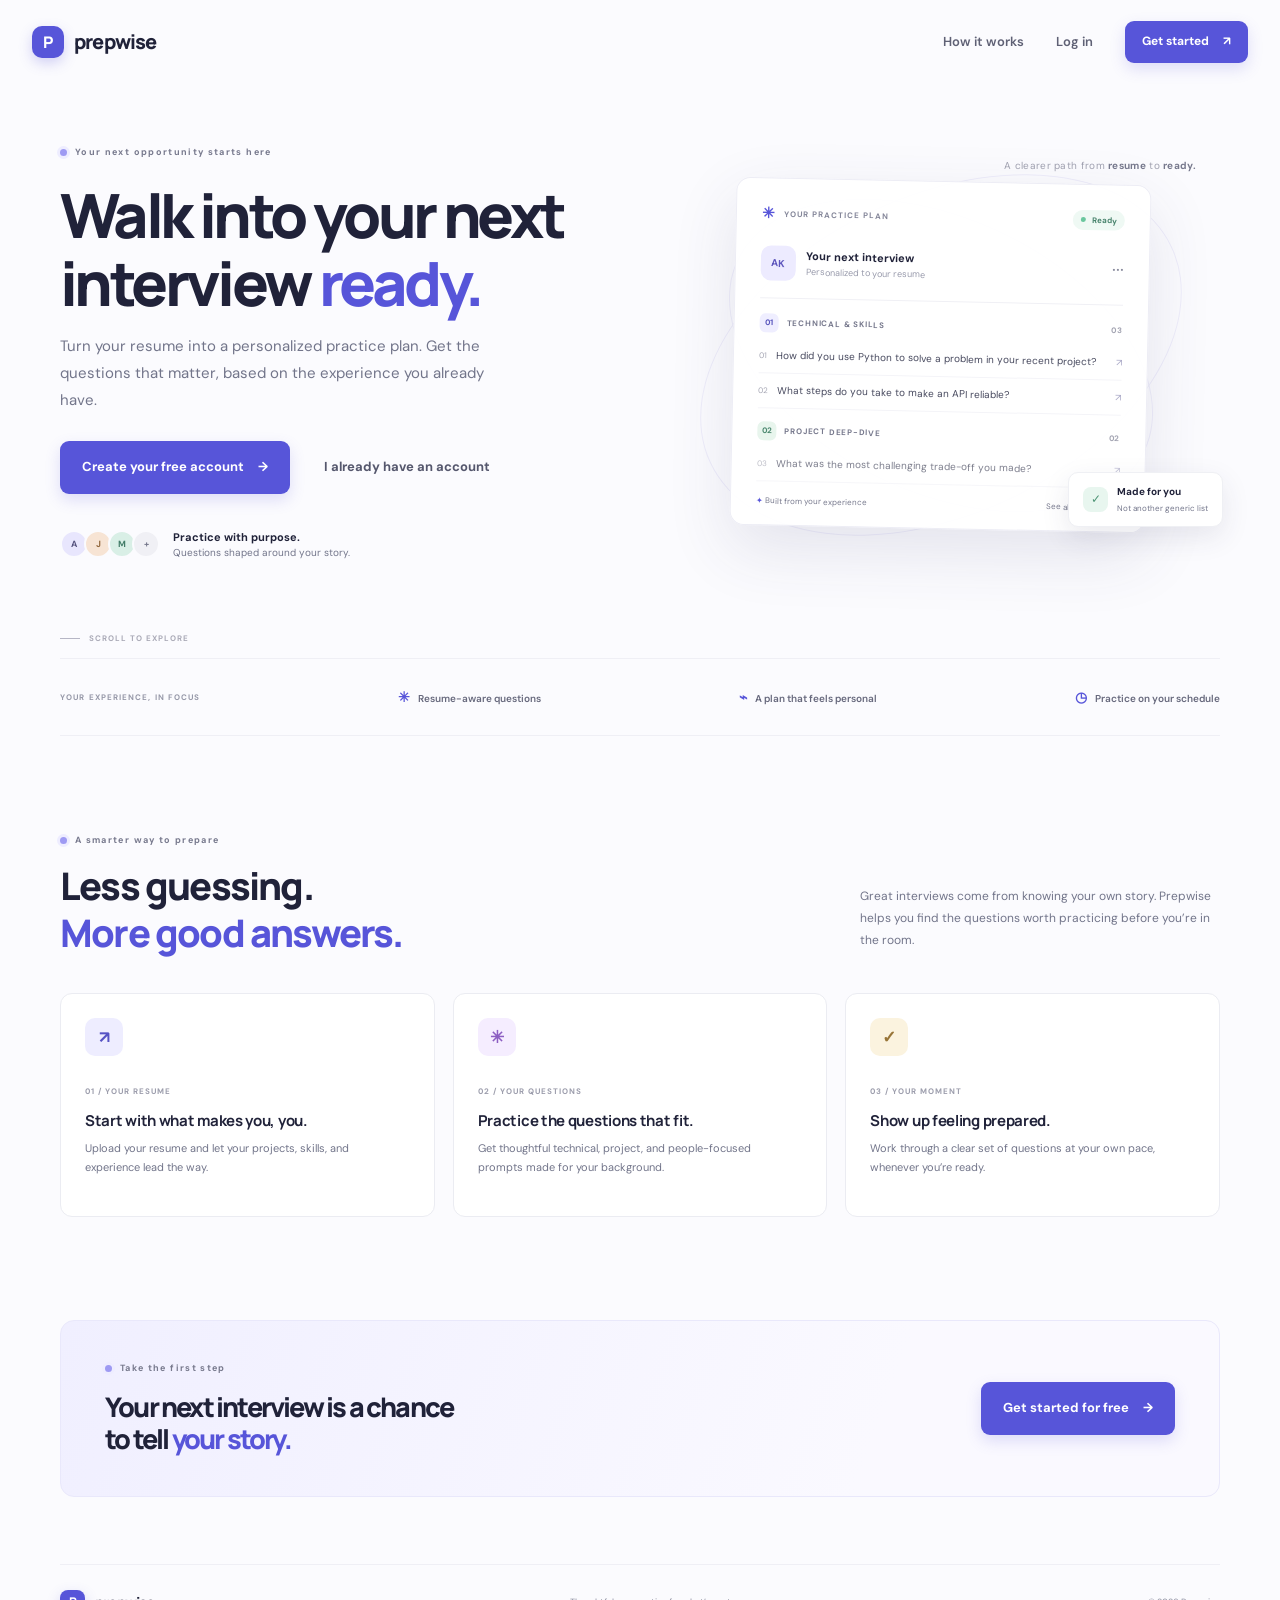
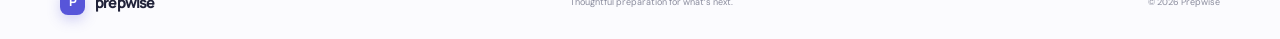
<file: index.html>
<!doctype html>
<html lang="en">
<head>
  <meta charset="utf-8">
  <meta name="viewport" content="width=device-width, initial-scale=1">
  <meta name="theme-color" content="#f7f8fc">
  <meta name="description" content="Turn your resume into a focused interview practice plan with personalized questions.">
  <title>Resume to Interview Question Generator</title>
  <link rel="preconnect" href="https://fonts.googleapis.com">
  <link rel="preconnect" href="https://fonts.gstatic.com" crossorigin>
  <link href="https://fonts.googleapis.com/css2?family=DM+Sans:wght@400;500;600;700&family=Manrope:wght@400;500;600;700;800&display=swap" rel="stylesheet">
  <link rel="stylesheet" href="css/style.css">
</head>
<body class="page-home">
  <header class="site-header">
    <a class="brand" href="index.html" aria-label="Prepwise home">
      <span class="brand-mark" aria-hidden="true">P</span>
      <span>prepwise</span>
    </a>
    <nav class="header-nav" aria-label="Main navigation">
      <a class="nav-link" href="#features">How it works</a>
      <a class="nav-link" href="login.html" data-auth-link="login">Log in</a>
      <a class="button button-primary button-small" href="register.html" data-auth-link="register">Get started <span aria-hidden="true">↗</span></a>
    </nav>
    <button class="menu-toggle" type="button" aria-label="Open navigation" aria-expanded="false">
      <span></span><span></span>
    </button>
  </header>

  <main>
    <section class="hero container">
      <div class="hero-copy">
        <div class="eyebrow"><span class="eyebrow-dot"></span> Your next opportunity starts here</div>
        <h1>Walk into your next interview <span>ready.</span></h1>
        <p class="hero-description">Turn your resume into a personalized practice plan. Get the questions that matter, based on the experience you already have.</p>
        <div class="hero-actions">
          <a class="button button-primary button-large" href="register.html" data-auth-link="register">Create your free account <span aria-hidden="true">→</span></a>
          <a class="button button-quiet button-large" href="login.html" data-auth-link="login">I already have an account</a>
        </div>
        <div class="hero-proof">
          <div class="avatar-stack" aria-hidden="true"><span>A</span><span>J</span><span>M</span><span>+</span></div>
          <p><strong>Practice with purpose.</strong><br>Questions shaped around your story.</p>
        </div>
      </div>

      <div class="hero-visual" aria-label="Preview of personalized interview questions">
        <div class="visual-orbit orbit-one"></div>
        <div class="visual-orbit orbit-two"></div>
        <div class="question-preview">
          <div class="preview-topline"><span class="preview-icon">✳</span><span>YOUR PRACTICE PLAN</span><span class="preview-live"><i></i> Ready</span></div>
          <div class="preview-role">
            <div class="role-avatar">AK</div>
            <div><strong>Your next interview</strong><span>Personalized to your resume</span></div>
            <span class="more-dots">···</span>
          </div>
          <div class="preview-divider"></div>
          <div class="preview-section-label"><span class="mini-category tech">01</span> TECHNICAL & SKILLS <span class="preview-count">03</span></div>
          <div class="preview-question"><span>01</span><p>How did you use Python to solve a problem in your recent project?</p><b>↗</b></div>
          <div class="preview-question"><span>02</span><p>What steps do you take to make an API reliable?</p><b>↗</b></div>
          <div class="preview-section-label project-label"><span class="mini-category project">02</span> PROJECT DEEP-DIVE <span class="preview-count">02</span></div>
          <div class="preview-question faded-question"><span>03</span><p>What was the most challenging trade-off you made?</p><b>↗</b></div>
          <div class="preview-footer"><span><span class="sparkle">✦</span> Built from your experience</span><span>See all questions →</span></div>
        </div>
        <div class="floating-note"><span class="note-check">✓</span><span><strong>Made for you</strong><small>Not another generic list</small></span></div>
        <div class="visual-caption">A clearer path from <span>resume</span> to <span>ready.</span></div>
      </div>
      <div class="hero-scroll"><span></span> SCROLL TO EXPLORE</div>
    </section>

    <section class="trusted-strip container" aria-label="Benefits">
      <span>YOUR EXPERIENCE, IN FOCUS</span>
      <div><i>✳</i> Resume-aware questions</div>
      <div><i>⌁</i> A plan that feels personal</div>
      <div><i>◷</i> Practice on your schedule</div>
    </section>

    <section class="features-section" id="features">
      <div class="container">
        <div class="section-heading">
          <div>
            <div class="eyebrow"><span class="eyebrow-dot"></span> A smarter way to prepare</div>
            <h2>Less guessing.<br><span>More good answers.</span></h2>
          </div>
          <p>Great interviews come from knowing your own story. Prepwise helps you find the questions worth practicing before you’re in the room.</p>
        </div>
        <div class="feature-grid">
          <article class="feature-card">
            <div class="feature-icon feature-blue">↗</div>
            <span class="feature-number">01 / YOUR RESUME</span>
            <h3>Start with what makes you, you.</h3>
            <p>Upload your resume and let your projects, skills, and experience lead the way.</p>
          </article>
          <article class="feature-card">
            <div class="feature-icon feature-lilac">✳</div>
            <span class="feature-number">02 / YOUR QUESTIONS</span>
            <h3>Practice the questions that fit.</h3>
            <p>Get thoughtful technical, project, and people-focused prompts made for your background.</p>
          </article>
          <article class="feature-card">
            <div class="feature-icon feature-yellow">✓</div>
            <span class="feature-number">03 / YOUR MOMENT</span>
            <h3>Show up feeling prepared.</h3>
            <p>Work through a clear set of questions at your own pace, whenever you’re ready.</p>
          </article>
        </div>
      </div>
    </section>
    <section class="closing-cta container">
      <div><div class="eyebrow"><span class="eyebrow-dot"></span> Take the first step</div><h2>Your next interview is a chance<br>to tell <span>your story.</span></h2></div>
      <a class="button button-primary button-large" href="register.html" data-auth-link="register">Get started for free <span aria-hidden="true">→</span></a>
    </section>
  </main>
  <footer class="site-footer container"><a class="brand" href="index.html"><span class="brand-mark">P</span><span>prepwise</span></a><span>Thoughtful preparation for what’s next.</span><span>© <span data-current-year></span> Prepwise</span></footer>
  <div class="toast-region" aria-live="polite" aria-atomic="false"></div>
  <script src="js/main.js" defer></script>
</body>
</html>
</file>
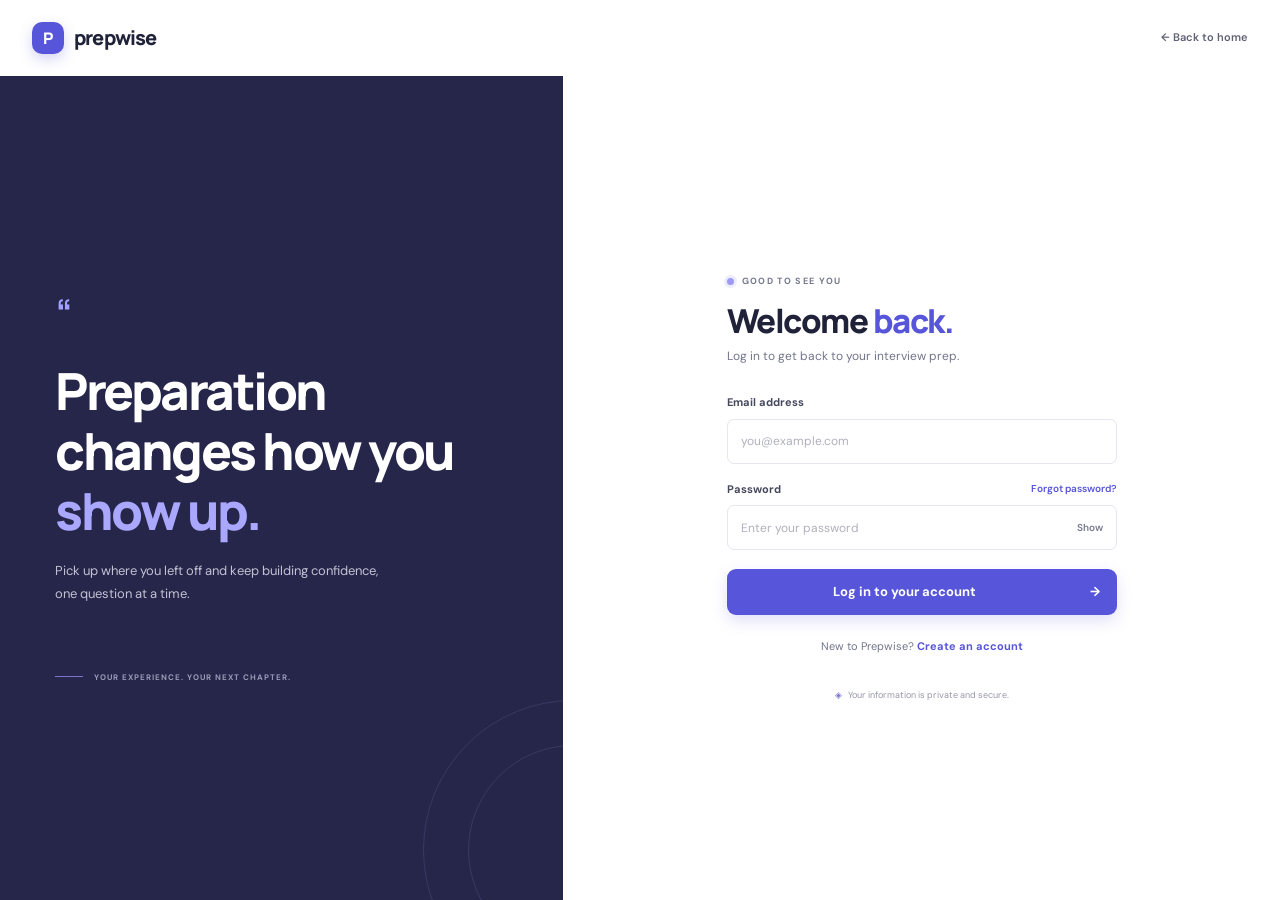
<file: dashboard.html>
<!doctype html>
<html lang="en">
<head>
  <meta charset="utf-8">
  <meta name="viewport" content="width=device-width, initial-scale=1">
  <meta name="theme-color" content="#f7f8fc">
  <title>Your dashboard | Prepwise</title>
  <link rel="preconnect" href="https://fonts.googleapis.com">
  <link rel="preconnect" href="https://fonts.gstatic.com" crossorigin>
  <link href="https://fonts.googleapis.com/css2?family=DM+Sans:wght@400;500;600;700&family=Manrope:wght@400;500;600;700;800&display=swap" rel="stylesheet">
  <link rel="stylesheet" href="css/style.css">
</head>
<body class="app-page">
  <aside class="app-sidebar" id="app-sidebar">
    <a class="brand" href="index.html"><span class="brand-mark">P</span><span>prepwise</span></a>
    <div class="sidebar-label">WORKSPACE</div>
    <nav class="sidebar-nav" aria-label="Dashboard navigation">
      <button class="sidebar-link active" type="button" data-view="dashboard"><span class="side-icon">▦</span> Dashboard</button>
      <button class="sidebar-link" type="button" data-view="profile"><span class="side-icon">◉</span> Profile & settings</button>
    </nav>
    <div class="sidebar-bottom">
      <div class="sidebar-tip"><span class="tip-spark">✳</span><strong>A little practice goes a long way.</strong><span>Take your questions one at a time.</span></div>
      <button class="sidebar-user" type="button" data-view="profile"><span class="user-avatar" data-user-initials>?</span><span class="sidebar-user-copy"><strong data-user-name>Student</strong><small>View profile</small></span><span class="user-menu-arrow">···</span></button>
    </div>
  </aside>
  <div class="app-main">
    <header class="app-topbar">
      <button class="mobile-sidebar-toggle" type="button" aria-label="Open menu" aria-expanded="false">☰</button>
      <span class="breadcrumb">Workspace <span>/</span> <strong data-current-view-label>Dashboard</strong></span>
      <a class="topbar-home" href="index.html">Home <span>↗</span></a>
    </header>
    <main class="app-content">
      <section id="dashboard-view" data-app-view="dashboard">
        <div class="dashboard-heading">
          <div><div class="eyebrow"><span class="eyebrow-dot"></span> YOUR PREP SPACE</div><h1>Good to have you here, <span data-greeting-name>there</span>.</h1><p>Your next interview is a chance to show what you know. Let’s get you ready.</p></div>
          <div class="heading-date"><span class="date-spark">✳</span><span><strong>Your next step</strong><small>Upload your resume to begin</small></span></div>
        </div>
        <section class="upload-card" aria-labelledby="upload-heading">
          <div class="upload-card-head"><div><div class="eyebrow"><span class="eyebrow-dot"></span> STEP 01 / YOUR EXPERIENCE</div><h2 id="upload-heading">Start with your resume.</h2><p>We’ll use your experience to create questions that feel relevant to you.</p></div><span class="step-pill">01 <span>OF 02</span></span></div>
          <div class="drop-zone" id="drop-zone" tabindex="0" role="button" aria-label="Choose a PDF resume or drag and drop it here">
            <input id="resume-file" type="file" accept=".pdf,application/pdf" hidden>
            <span class="upload-icon" aria-hidden="true"><svg viewBox="0 0 24 24" fill="none"><path d="M12 16V4m0 0L7.5 8.5M12 4l4.5 4.5M5 15.5v3A1.5 1.5 0 0 0 6.5 20h11a1.5 1.5 0 0 0 1.5-1.5v-3" stroke="currentColor" stroke-width="1.7" stroke-linecap="round" stroke-linejoin="round"/></svg></span>
            <strong class="drop-title">Drop your resume here, or <span>browse files</span></strong><span class="drop-subtitle">PDF only <i>·</i> Your resume stays private</span>
            <div class="selected-file" id="selected-file" hidden><span class="file-icon">PDF</span><span class="selected-file-name"></span><button type="button" class="remove-file" aria-label="Remove selected resume">×</button></div>
          </div>
          <div class="upload-actions"><div class="privacy-note"><span>◈</span> Your resume is only used to personalize your questions.</div><button class="button button-primary generate-button" id="generate-button" type="button" disabled><span>Generate my questions</span><span aria-hidden="true">→</span></button></div>
          <div class="progress-wrap" id="progress-wrap" hidden><div class="progress-top"><span id="progress-label">Getting things ready…</span><span id="progress-percent">0%</span></div><div class="progress-track"><span id="progress-bar"></span></div></div>
          <div class="generation-error form-error" id="generation-error" role="alert"></div>
        </section>
        <section class="questions-section" id="questions-section" hidden>
          <div class="questions-heading"><div><div class="eyebrow"><span class="eyebrow-dot"></span> STEP 02 / YOUR PRACTICE PLAN</div><h2>Your questions, <span>ready.</span></h2><p>A personalized set of prompts to help you prepare with purpose.</p></div><div class="question-actions"><button class="button button-outline" id="copy-questions" type="button"><span aria-hidden="true">▢</span> Copy all</button><button class="button button-primary" id="generate-again" type="button">Generate again <span aria-hidden="true">↻</span></button></div></div>
          <div id="questions-list" class="question-groups"></div>
        </section>
        <section class="dashboard-empty-note" id="empty-note"><span class="empty-note-icon">✳</span><p><strong>Your experience has a lot to say.</strong><br>Start with your resume and we’ll help you find the questions to bring it to life.</p></section>
      </section>
      <section id="profile-view" data-app-view="profile" hidden>
        <div class="dashboard-heading"><div><div class="eyebrow"><span class="eyebrow-dot"></span> YOUR ACCOUNT</div><h1>Your profile.</h1><p>A little space to keep your account details in view.</p></div></div>
        <div class="profile-card"><div class="profile-card-banner"><span class="profile-large-avatar" data-user-initials>?</span><div><span class="eyebrow">PREPWISE MEMBER</span><h2 data-user-name>Student</h2></div></div><div class="profile-details"><div><span>Full name</span><strong data-profile-name>—</strong></div><div><span>Email address</span><strong data-profile-email>—</strong></div><div><span>Account</span><strong>Student</strong></div></div><div class="profile-actions"><p>Your details help us personalize your interview prep.</p><button class="button button-outline logout-button" type="button">Log out <span aria-hidden="true">↗</span></button></div></div>
      </section>
    </main>
  </div>
  <div class="sidebar-overlay" id="sidebar-overlay"></div>
  <div class="toast-region" aria-live="polite" aria-atomic="false"></div>
  <script src="js/main.js" defer></script><script src="js/dashboard.js" defer></script>
</body>
</html>
</file>
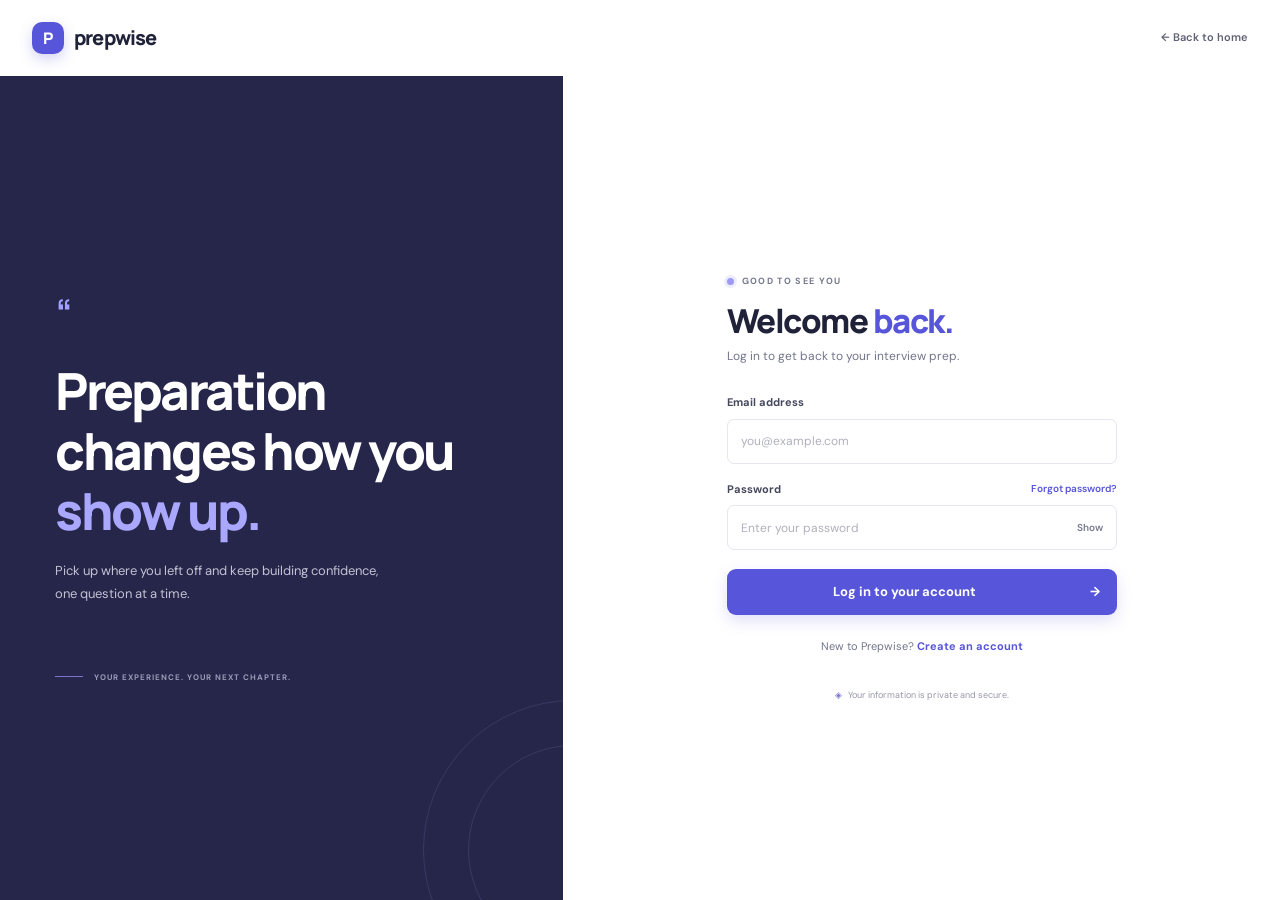
<file: login.html>
<!doctype html>
<html lang="en">
<head>
  <meta charset="utf-8">
  <meta name="viewport" content="width=device-width, initial-scale=1">
  <meta name="theme-color" content="#f7f8fc">
  <title>Log in | Prepwise</title>
  <link rel="preconnect" href="https://fonts.googleapis.com">
  <link rel="preconnect" href="https://fonts.gstatic.com" crossorigin>
  <link href="https://fonts.googleapis.com/css2?family=DM+Sans:wght@400;500;600;700&family=Manrope:wght@400;500;600;700;800&display=swap" rel="stylesheet">
  <link rel="stylesheet" href="css/style.css">
</head>
<body class="auth-page">
  <header class="site-header auth-header">
    <a class="brand" href="index.html"><span class="brand-mark">P</span><span>prepwise</span></a>
    <a class="nav-link" href="index.html">← Back to home</a>
  </header>
  <main class="auth-layout">
    <section class="auth-aside">
      <div class="auth-aside-content">
        <span class="auth-quote-mark">“</span>
        <h1>Preparation changes how you <span>show up.</span></h1>
        <p>Pick up where you left off and keep building confidence, one question at a time.</p>
        <div class="auth-aside-bottom"><span class="auth-aside-line"></span><span>YOUR EXPERIENCE. YOUR NEXT CHAPTER.</span></div>
      </div>
      <div class="aside-decoration aside-decoration-one"></div><div class="aside-decoration aside-decoration-two"></div>
    </section>
    <section class="auth-panel">
      <div class="auth-form-wrap">
        <div class="auth-form-heading"><div class="eyebrow"><span class="eyebrow-dot"></span> GOOD TO SEE YOU</div><h2>Welcome <span>back.</span></h2><p>Log in to get back to your interview prep.</p></div>
        <form id="login-form" class="form-stack" novalidate>
          <div class="field"><label for="email">Email address</label><input id="email" name="email" type="email" autocomplete="email" placeholder="you@example.com" required aria-describedby="email-error"><span id="email-error" class="field-error"></span></div>
          <div class="field"><div class="field-label-row"><label for="password">Password</label><a class="text-link" href="mailto:support@prepwise.example?subject=Password%20reset%20request">Forgot password?</a></div><div class="password-field"><input id="password" name="password" type="password" autocomplete="current-password" placeholder="Enter your password" required aria-describedby="password-error"><button class="password-toggle" type="button" aria-label="Show password" data-password-toggle="password">Show</button></div><span id="password-error" class="field-error"></span></div>
          <div class="form-error" id="form-error" role="alert"></div>
          <button class="button button-primary button-submit" type="submit"><span>Log in to your account</span><span aria-hidden="true">→</span></button>
        </form>
        <p class="auth-switch">New to Prepwise? <a href="register.html">Create an account</a></p>
        <div class="auth-privacy"><span aria-hidden="true">◈</span> Your information is private and secure.</div>
      </div>
    </section>
  </main>
  <div class="toast-region" aria-live="polite" aria-atomic="false"></div>
  <script src="js/main.js" defer></script><script src="js/auth.js" defer></script>
</body>
</html>
</file>
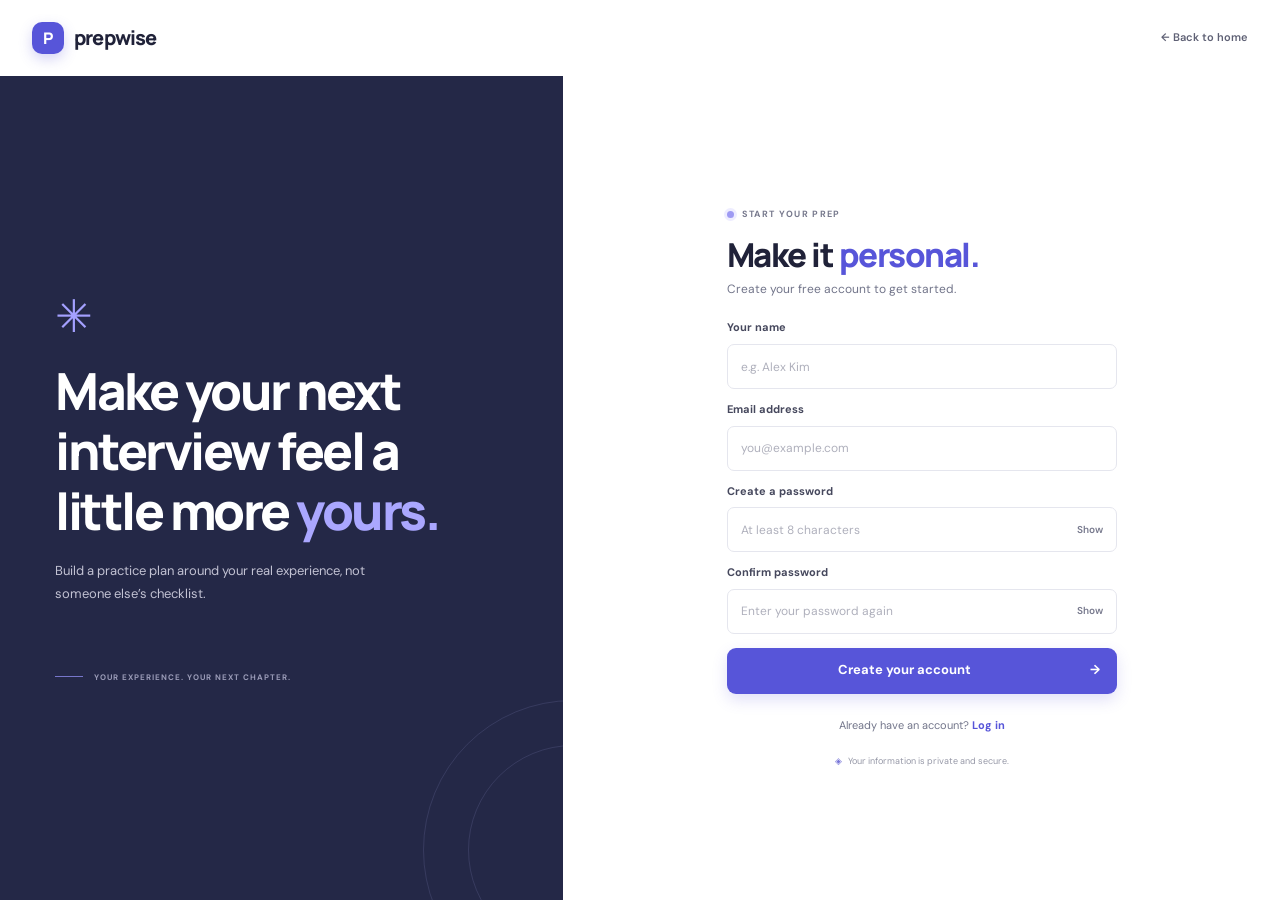
<file: register.html>
<!doctype html>
<html lang="en">
<head>
  <meta charset="utf-8">
  <meta name="viewport" content="width=device-width, initial-scale=1">
  <meta name="theme-color" content="#f7f8fc">
  <title>Create account | Prepwise</title>
  <link rel="preconnect" href="https://fonts.googleapis.com">
  <link rel="preconnect" href="https://fonts.gstatic.com" crossorigin>
  <link href="https://fonts.googleapis.com/css2?family=DM+Sans:wght@400;500;600;700&family=Manrope:wght@400;500;600;700;800&display=swap" rel="stylesheet">
  <link rel="stylesheet" href="css/style.css">
</head>
<body class="auth-page">
  <header class="site-header auth-header">
    <a class="brand" href="index.html"><span class="brand-mark">P</span><span>prepwise</span></a>
    <a class="nav-link" href="index.html">← Back to home</a>
  </header>
  <main class="auth-layout">
    <section class="auth-aside register-aside">
      <div class="auth-aside-content">
        <span class="auth-quote-mark">✳</span>
        <h1>Make your next interview feel a little more <span>yours.</span></h1>
        <p>Build a practice plan around your real experience, not someone else’s checklist.</p>
        <div class="auth-aside-bottom"><span class="auth-aside-line"></span><span>YOUR EXPERIENCE. YOUR NEXT CHAPTER.</span></div>
      </div>
      <div class="aside-decoration aside-decoration-one"></div><div class="aside-decoration aside-decoration-two"></div>
    </section>
    <section class="auth-panel">
      <div class="auth-form-wrap register-form-wrap">
        <div class="auth-form-heading"><div class="eyebrow"><span class="eyebrow-dot"></span> START YOUR PREP</div><h2>Make it <span>personal.</span></h2><p>Create your free account to get started.</p></div>
        <form id="register-form" class="form-stack" novalidate>
          <div class="field"><label for="name">Your name</label><input id="name" name="name" type="text" autocomplete="name" placeholder="e.g. Alex Kim" required minlength="2" aria-describedby="name-error"><span id="name-error" class="field-error"></span></div>
          <div class="field"><label for="email">Email address</label><input id="email" name="email" type="email" autocomplete="email" placeholder="you@example.com" required aria-describedby="email-error"><span id="email-error" class="field-error"></span></div>
          <div class="field"><label for="password">Create a password</label><div class="password-field"><input id="password" name="password" type="password" autocomplete="new-password" placeholder="At least 8 characters" required minlength="8" aria-describedby="password-error"><button class="password-toggle" type="button" aria-label="Show password" data-password-toggle="password">Show</button></div><span id="password-error" class="field-error"></span></div>
          <div class="field"><label for="confirm-password">Confirm password</label><div class="password-field"><input id="confirm-password" name="confirmPassword" type="password" autocomplete="new-password" placeholder="Enter your password again" required aria-describedby="confirm-password-error"><button class="password-toggle" type="button" aria-label="Show password" data-password-toggle="confirm-password">Show</button></div><span id="confirm-password-error" class="field-error"></span></div>
          <div class="form-error" id="form-error" role="alert"></div>
          <button class="button button-primary button-submit" type="submit"><span>Create your account</span><span aria-hidden="true">→</span></button>
        </form>
        <p class="auth-switch">Already have an account? <a href="login.html">Log in</a></p>
        <div class="auth-privacy"><span aria-hidden="true">◈</span> Your information is private and secure.</div>
      </div>
    </section>
  </main>
  <div class="toast-region" aria-live="polite" aria-atomic="false"></div>
  <script src="js/main.js" defer></script><script src="js/auth.js" defer></script>
</body>
</html>
</file>
<file: css/style.css>
/* Prepwise — shared visual system */
:root {
  color-scheme: light;
  --ink: #202239;
  --muted: #72758a;
  --soft-muted: #999bac;
  --primary: #5755d9;
  --primary-dark: #4542c1;
  --primary-light: #efefff;
  --line: #e9eaf1;
  --paper: #fff;
  --canvas: #f7f8fc;
  --mint: #d9f4e8;
  --font-body: "DM Sans", "Segoe UI", sans-serif;
  --font-display: "Manrope", "Segoe UI", sans-serif;
  --shadow-card: 0 16px 45px rgba(45, 47, 91, .06);
}
* { box-sizing: border-box; }
html { scroll-behavior: smooth; }
body { margin: 0; color: var(--ink); background: var(--canvas); font: 15px/1.6 var(--font-body); -webkit-font-smoothing: antialiased; }
button, input { font: inherit; }
button, a { -webkit-tap-highlight-color: transparent; }
a { color: inherit; text-decoration: none; }
button { color: inherit; }
[hidden] { display: none !important; }
.container { width: min(1160px, calc(100% - 64px)); margin-inline: auto; }
.site-header { height: 84px; width: min(1280px, calc(100% - 64px)); margin: 0 auto; display: flex; align-items: center; justify-content: space-between; position: relative; z-index: 10; }
.brand { display: inline-flex; align-items: center; gap: 10px; font: 800 20px/1 var(--font-display); letter-spacing: -.8px; }
.brand-mark { width: 32px; height: 32px; display: inline-grid; place-items: center; border-radius: 10px; color: #fff; background: var(--primary); font: 800 16px/1 var(--font-display); box-shadow: 0 5px 13px rgba(87,85,217,.25); }
.header-nav { display: flex; align-items: center; gap: 32px; }
.nav-link { color: #5f6175; font-size: 13px; font-weight: 600; transition: color .18s ease; }
.nav-link:hover, .text-link:hover { color: var(--primary); }
.button { border: 1px solid transparent; border-radius: 9px; display: inline-flex; align-items: center; justify-content: center; gap: 14px; cursor: pointer; font-size: 13px; font-weight: 700; transition: transform .18s ease, box-shadow .18s ease, background .18s ease, border-color .18s ease; }
.button:hover:not(:disabled) { transform: translateY(-2px); }
.button:focus-visible, a:focus-visible, button:focus-visible, input:focus-visible { outline: 3px solid rgba(87,85,217,.25); outline-offset: 3px; }
.button-primary { color: #fff; background: var(--primary); box-shadow: 0 6px 15px rgba(87,85,217,.18); }
.button-primary:hover:not(:disabled) { background: var(--primary-dark); box-shadow: 0 8px 20px rgba(87,85,217,.25); }
.button-primary:disabled { opacity: .48; cursor: not-allowed; box-shadow: none; }
.button-small { padding: 10px 16px; font-size: 12px; }
.button-large { padding: 15px 21px; }
.button-quiet { color: #55576d; background: transparent; }
.button-quiet:hover { background: #eeeefa; }
.button-outline { color: #55576d; background: #fff; border-color: var(--line); padding: 10px 14px; }
.button-outline:hover { border-color: #cccaf5; background: #fafaff; }
.menu-toggle { display: none; }

/* Landing page */
.page-home { background: #fbfbfe; }
.hero { min-height: 574px; display: grid; grid-template-columns: 1fr 1fr; align-items: center; gap: 42px; position: relative; padding-top: 32px; padding-bottom: 64px; }
.hero-copy { position: relative; z-index: 2; padding-bottom: 5px; }
.eyebrow { display: flex; align-items: center; gap: 8px; color: #77798d; font-size: 9px; font-weight: 700; letter-spacing: 1.35px; }
.eyebrow-dot { width: 7px; height: 7px; background: #9e9af3; border-radius: 50%; box-shadow: 0 0 0 3px #eeedff; }
h1, h2, h3, p { margin-top: 0; }
.hero h1 { max-width: 570px; margin: 22px 0 16px; font: 800 clamp(40px, 5vw, 61px)/1.11 var(--font-display); letter-spacing: -3.6px; }
.hero h1 span, .section-heading h2 span, .closing-cta h2 span, .auth-aside h1 span, .dashboard-heading h1 span, .questions-heading h2 span { color: var(--primary); }
.hero-description { max-width: 445px; color: var(--muted); font-size: 15px; line-height: 1.8; }
.hero-actions { display: flex; flex-wrap: wrap; align-items: center; gap: 12px; margin-top: 27px; }
.hero-proof { display: flex; align-items: center; gap: 13px; margin-top: 35px; }
.avatar-stack { display: flex; padding-left: 4px; }
.avatar-stack span { width: 28px; height: 28px; display: grid; place-items: center; margin-left: -4px; border: 2px solid #fbfbfe; border-radius: 50%; color: #56537e; background: #e8e6fd; font-size: 9px; font-weight: 700; }
.avatar-stack span:nth-child(2) { background: #f7e4d4; color: #92683d; }
.avatar-stack span:nth-child(3) { background: #d9efe6; color: #427d68; }
.avatar-stack span:last-child { color: #77798d; background: #f0f0f5; }
.hero-proof p { margin: 0; color: var(--muted); font-size: 10px; line-height: 1.5; }
.hero-proof strong { color: var(--ink); font-size: 11px; }
.hero-visual { min-height: 430px; position: relative; display: grid; place-items: center; }
.visual-orbit { position: absolute; border: 1px solid #eeedfa; border-radius: 50%; transform: rotate(-25deg); }
.orbit-one { width: 510px; height: 320px; }
.orbit-two { width: 450px; height: 275px; transform: rotate(25deg); }
.question-preview { width: min(100%, 415px); padding: 23px 25px 17px; position: relative; z-index: 1; border: 1px solid #ededf5; border-radius: 14px; background: rgba(255,255,255,.96); box-shadow: 0 23px 65px rgba(55,54,108,.12); transform: rotate(1.2deg); }
.preview-topline { display: flex; align-items: center; gap: 8px; color: #85879a; font-size: 8px; font-weight: 700; letter-spacing: 1px; }
.preview-icon { color: var(--primary); font-size: 15px; }
.preview-live { margin-left: auto; padding: 4px 8px; border-radius: 20px; color: #49846d; background: #eff9f4; font-size: 8px; letter-spacing: 0; }
.preview-live i { width: 5px; height: 5px; display: inline-block; margin-right: 4px; border-radius: 50%; background: #6ac79e; vertical-align: 1px; }
.preview-role { display: flex; align-items: center; gap: 10px; margin-top: 20px; }
.role-avatar { width: 35px; height: 35px; display: grid; place-items: center; border-radius: 10px; color: #5e56bd; background: #edebff; font-size: 10px; font-weight: 700; }
.preview-role strong, .preview-role span { display: block; }
.preview-role strong { font-size: 11px; }
.preview-role div:nth-child(2) span { color: var(--soft-muted); font-size: 9px; }
.more-dots { margin-left: auto; color: #85879a; font-size: 18px; }
.preview-divider { height: 1px; margin: 17px 0 15px; background: #f0f0f5; }
.preview-section-label { display: flex; align-items: center; gap: 8px; margin-bottom: 6px; color: #77798d; font-size: 8px; font-weight: 700; letter-spacing: .8px; }
.mini-category { width: 19px; height: 19px; display: grid; place-items: center; border-radius: 6px; font-size: 8px; letter-spacing: 0; }
.mini-category.tech { color: #5855bd; background: #efeeff; }
.mini-category.project { color: #49866d; background: #e8f5ed; }
.preview-count { margin-left: auto; color: #a2a3b1; font-size: 8px; }
.preview-question { display: flex; align-items: flex-start; gap: 9px; padding: 9px 0; border-bottom: 1px solid #f4f4f8; }
.preview-question > span { padding-top: 2px; color: #a4a5b3; font-size: 8px; }
.preview-question p { flex: 1; margin: 0; color: #47495e; font-size: 10px; line-height: 1.5; }
.preview-question b { color: #aaa9c7; font-size: 10px; font-weight: 400; }
.project-label { margin-top: 13px; }
.faded-question { opacity: .7; }
.preview-footer { display: flex; justify-content: space-between; margin-top: 13px; color: #77798d; font-size: 8px; }
.sparkle { color: var(--primary); }
.floating-note { position: absolute; right: -3px; bottom: 43px; z-index: 2; display: flex; align-items: center; gap: 9px; padding: 11px 14px; border: 1px solid #eff0f4; border-radius: 10px; background: white; box-shadow: 0 10px 28px rgba(45,47,91,.1); }
.note-check { width: 25px; height: 25px; display: grid; place-items: center; border-radius: 8px; color: #4d9475; background: #e8f6ef; font-size: 12px; }
.floating-note strong, .floating-note small { display: block; }
.floating-note strong { font-size: 10px; }
.floating-note small { margin-top: 2px; color: var(--muted); font-size: 8px; }
.visual-caption { position: absolute; top: 18px; right: 24px; color: #a1a2b0; font-size: 10px; letter-spacing: .3px; }
.visual-caption span { color: #77798d; font-weight: 700; }
.hero-scroll { position: absolute; bottom: 13px; left: 0; display: flex; align-items: center; gap: 9px; color: #aaaab7; font-size: 8px; font-weight: 700; letter-spacing: 1px; }
.hero-scroll span { width: 20px; height: 1px; background: #b6b6c5; }
.trusted-strip { min-height: 78px; display: flex; align-items: center; justify-content: space-between; gap: 20px; border-top: 1px solid #efeff5; border-bottom: 1px solid #efeff5; }
.trusted-strip > span { color: #9698a8; font-size: 8px; font-weight: 700; letter-spacing: 1.1px; }
.trusted-strip > div { color: #66687c; font-size: 10px; font-weight: 600; }
.trusted-strip i { margin-right: 6px; color: var(--primary); font-size: 14px; font-style: normal; }
.features-section { padding: 97px 0 103px; }
.section-heading { display: flex; align-items: end; justify-content: space-between; gap: 30px; margin-bottom: 38px; }
.section-heading h2, .closing-cta h2 { margin: 15px 0 0; font: 800 38px/1.22 var(--font-display); letter-spacing: -1.8px; }
.section-heading > p { max-width: 360px; margin: 0 0 4px; color: var(--muted); font-size: 12px; line-height: 1.8; }
.feature-grid { display: grid; grid-template-columns: repeat(3, 1fr); gap: 18px; }
.feature-card { min-height: 224px; padding: 24px; border: 1px solid #ebecf2; border-radius: 12px; background: #fff; transition: transform .2s ease, box-shadow .2s ease; }
.feature-card:hover { transform: translateY(-4px); box-shadow: var(--shadow-card); }
.feature-icon { width: 38px; height: 38px; display: grid; place-items: center; margin-bottom: 21px; border-radius: 10px; font-size: 17px; font-weight: 700; }
.feature-blue { color: #5653c4; background: #eeedff; }
.feature-lilac { color: #8c5ec2; background: #f5edff; }
.feature-yellow { color: #987538; background: #fbf3df; }
.feature-number { color: #9c9dac; font-size: 8px; font-weight: 700; letter-spacing: 1px; }
.feature-card h3 { margin: 9px 0 8px; font: 700 15px/1.4 var(--font-display); letter-spacing: -.3px; }
.feature-card p { max-width: 290px; margin-bottom: 0; color: var(--muted); font-size: 11px; line-height: 1.75; }
.closing-cta { display: flex; align-items: center; justify-content: space-between; padding: 40px 44px; margin-bottom: 67px; border: 1px solid #e9e8fb; border-radius: 14px; background: linear-gradient(110deg, #f0efff, #faf9ff 70%); }
.closing-cta h2 { font-size: 27px; }
.closing-cta .button { flex-shrink: 0; }
.site-footer { min-height: 75px; display: flex; align-items: center; justify-content: space-between; border-top: 1px solid #efeff5; color: #8a8c9d; font-size: 9px; }
.site-footer .brand { color: var(--ink); font-size: 15px; }
.site-footer .brand-mark { width: 25px; height: 25px; border-radius: 8px; font-size: 12px; }

/* Authentication */
.auth-page { min-height: 100vh; background: #fff; }
.auth-header { width: min(1280px, calc(100% - 64px)); height: 76px; }
.auth-header > .nav-link { font-size: 11px; }
.auth-layout { min-height: calc(100vh - 76px); display: grid; grid-template-columns: minmax(330px, .88fr) minmax(460px, 1.12fr); }
.auth-aside { min-height: 660px; padding: 65px max(42px, calc((100vw - 1280px)/2)); padding-right: 45px; padding-left: max(55px, calc((100vw - 1280px)/2)); display: flex; align-items: center; position: relative; overflow: hidden; color: #fff; background: #25264a; }
.auth-aside-content { max-width: 410px; position: relative; z-index: 1; }
.auth-quote-mark { display: block; margin-bottom: 22px; color: #a4a0ff; font: 500 45px/1 var(--font-display); }
.auth-aside h1 { max-width: 400px; margin-bottom: 18px; color: white; font: 800 clamp(37px, 4vw, 52px)/1.18 var(--font-display); letter-spacing: -2.5px; }
.auth-aside h1 span { color: #aaa7ff; }
.auth-aside-content > p { max-width: 340px; color: #c2c2d3; font-size: 13px; line-height: 1.8; }
.auth-aside-bottom { display: flex; align-items: center; gap: 11px; margin-top: 65px; color: #9b9cb8; font-size: 8px; font-weight: 700; letter-spacing: 1px; }
.auth-aside-line { width: 28px; height: 1px; background: #7776cb; }
.aside-decoration { width: 300px; height: 300px; position: absolute; right: -160px; bottom: -100px; border: 1px solid rgba(185,182,255,.13); border-radius: 50%; }
.aside-decoration-two { width: 210px; height: 210px; right: -115px; bottom: -55px; }
.register-aside { background: #242847; }
.auth-panel { min-height: 660px; padding: 48px 50px; display: flex; align-items: center; justify-content: center; }
.auth-form-wrap { width: min(100%, 390px); }
.auth-form-heading { margin-bottom: 28px; }
.auth-form-heading h2 { margin: 13px 0 6px; font: 800 33px/1.2 var(--font-display); letter-spacing: -1.5px; }
.auth-form-heading h2 span { color: var(--primary); }
.auth-form-heading > p { margin-bottom: 0; color: var(--muted); font-size: 12px; }
.form-stack { display: grid; gap: 17px; }
.field { display: grid; gap: 7px; }
.field label { color: #46485d; font-size: 11px; font-weight: 700; }
.field input { width: 100%; height: 45px; padding: 0 13px; border: 1px solid #e5e6ee; border-radius: 7px; outline: none; color: var(--ink); background: #fff; font-size: 12px; transition: border-color .18s ease, box-shadow .18s ease; }
.field input::placeholder { color: #afb0bc; }
.field input:focus { border-color: #aaa8ee; box-shadow: 0 0 0 3px rgba(87,85,217,.09); }
.field input[aria-invalid="true"] { border-color: #db6470; }
.field-label-row { display: flex; justify-content: space-between; align-items: center; }
.text-link { color: var(--primary); font-size: 10px; font-weight: 600; }
.password-field { position: relative; }
.password-field input { padding-right: 55px; }
.password-toggle { position: absolute; top: 50%; right: 11px; padding: 3px; border: 0; color: #77798d; background: transparent; cursor: pointer; font-size: 10px; font-weight: 600; transform: translateY(-50%); }
.field-error { min-height: 0; color: #bf3e4b; font-size: 10px; line-height: 1.35; }
.field-error:empty { display: none; }
.form-error { color: #bf3e4b; font-size: 11px; line-height: 1.5; }
.form-error:empty { display: none; }
.button-submit { width: 100%; min-height: 46px; margin-top: 2px; }
.button-submit span:first-child { margin-right: auto; margin-left: auto; }
.button-submit span:last-child { margin-right: 10px; }
.auth-switch { margin: 23px 0 0; color: var(--muted); text-align: center; font-size: 11px; }
.auth-switch a { color: var(--primary); font-weight: 700; }
.auth-privacy { display: flex; justify-content: center; align-items: center; gap: 6px; margin-top: 32px; color: #9698a7; font-size: 9px; }
.auth-privacy span { color: #7876d8; }
.register-form-wrap { padding-block: 12px; }
.register-form-wrap .auth-form-heading { margin-bottom: 20px; }
.register-form-wrap .form-stack { gap: 12px; }
.register-form-wrap .auth-privacy { margin-top: 20px; }

/* App dashboard */
.app-page { min-height: 100vh; background: #f8f9fc; }
.app-sidebar { width: 235px; height: 100vh; padding: 28px 17px 16px; display: flex; flex-direction: column; position: fixed; inset: 0 auto 0 0; z-index: 20; border-right: 1px solid #ededf3; background: #fff; }
.app-sidebar > .brand { padding: 0 9px; font-size: 18px; }
.app-sidebar > .brand .brand-mark { width: 29px; height: 29px; }
.sidebar-label { margin: 42px 10px 12px; color: #a1a2b0; font-size: 8px; font-weight: 700; letter-spacing: 1.2px; }
.sidebar-nav { display: grid; gap: 5px; }
.sidebar-link { width: 100%; padding: 11px 12px; display: flex; align-items: center; gap: 11px; border: 0; border-radius: 7px; color: #737589; background: transparent; cursor: pointer; text-align: left; font-size: 11px; font-weight: 600; transition: color .15s ease, background .15s ease; }
.sidebar-link:hover { color: var(--primary); background: #f8f7ff; }
.sidebar-link.active { color: #504ec4; background: #f0efff; }
.side-icon { width: 17px; text-align: center; font-size: 15px; }
.sidebar-bottom { margin-top: auto; }
.sidebar-tip { padding: 14px; display: grid; gap: 6px; border: 1px solid #edecfa; border-radius: 9px; background: #fafaff; }
.tip-spark { color: var(--primary); font-size: 15px; }
.sidebar-tip strong { font: 700 10px/1.5 var(--font-display); }
.sidebar-tip > span:last-child { color: var(--muted); font-size: 9px; }
.sidebar-user { width: 100%; display: flex; align-items: center; gap: 9px; padding: 14px 4px 2px; margin-top: 12px; border: 0; border-top: 1px solid #f0f0f5; background: transparent; cursor: pointer; text-align: left; }
.user-avatar { width: 31px; height: 31px; display: grid; place-items: center; border-radius: 10px; color: #5754bb; background: #eeedff; font-size: 10px; font-weight: 700; }
.sidebar-user-copy { display: grid; gap: 1px; }
.sidebar-user-copy strong { max-width: 126px; overflow: hidden; color: #45475b; font-size: 10px; text-overflow: ellipsis; white-space: nowrap; }
.sidebar-user-copy small { color: #9294a3; font-size: 9px; }
.user-menu-arrow { margin-left: auto; color: #999bac; font-size: 17px; }
.app-main { min-height: 100vh; margin-left: 235px; }
.app-topbar { height: 60px; padding: 0 38px; display: flex; align-items: center; justify-content: space-between; border-bottom: 1px solid #eceef3; background: rgba(255,255,255,.78); }
.breadcrumb { color: #9a9baa; font-size: 10px; }
.breadcrumb span { margin: 0 7px; color: #cacbd5; }
.breadcrumb strong { color: #515367; font-weight: 600; }
.topbar-home { color: #77798d; font-size: 10px; font-weight: 600; }
.topbar-home span { margin-left: 5px; color: var(--primary); }
.mobile-sidebar-toggle { display: none; }
.app-content { width: min(1040px, 100%); padding: 42px 40px 70px; margin: 0 auto; }
.dashboard-heading { display: flex; justify-content: space-between; align-items: center; gap: 18px; margin-bottom: 27px; }
.dashboard-heading h1 { margin: 12px 0 6px; font: 800 clamp(23px, 3vw, 30px)/1.25 var(--font-display); letter-spacing: -1.1px; }
.dashboard-heading h1 span { text-transform: capitalize; }
.dashboard-heading p { margin: 0; color: var(--muted); font-size: 11px; }
.heading-date { display: flex; align-items: center; gap: 9px; padding: 10px 12px; border: 1px solid #e9e9f4; border-radius: 8px; background: white; }
.date-spark { width: 28px; height: 28px; display: grid; place-items: center; border-radius: 8px; color: var(--primary); background: #f0efff; font-size: 13px; }
.heading-date strong, .heading-date small { display: block; }
.heading-date strong { font-size: 9px; }
.heading-date small { margin-top: 2px; color: var(--muted); font-size: 8px; }
.upload-card { padding: 24px; border: 1px solid #e9eaf1; border-radius: 11px; background: white; box-shadow: 0 6px 24px rgba(39,41,82,.035); }
.upload-card-head { display: flex; justify-content: space-between; align-items: flex-start; gap: 14px; }
.upload-card-head h2, .questions-heading h2 { margin: 10px 0 5px; font: 800 21px/1.3 var(--font-display); letter-spacing: -.7px; }
.upload-card-head p, .questions-heading p { margin: 0; color: var(--muted); font-size: 10px; }
.step-pill { padding: 6px 9px; border: 1px solid #eeedf9; border-radius: 20px; color: var(--primary); background: #f8f7ff; font-size: 9px; font-weight: 700; }
.step-pill span { color: #9697a7; font-size: 8px; font-weight: 500; }
.drop-zone { min-height: 158px; margin-top: 21px; padding: 19px; display: flex; flex-direction: column; align-items: center; justify-content: center; position: relative; border: 1px dashed #d7d8e7; border-radius: 9px; background: #fcfcff; cursor: pointer; transition: border-color .18s ease, background .18s ease; }
.drop-zone:hover, .drop-zone:focus-visible, .drop-zone.drag-over { border-color: #8e8be9; background: #f9f8ff; outline: none; }
.upload-icon { width: 37px; height: 37px; display: grid; place-items: center; margin-bottom: 9px; border-radius: 11px; color: var(--primary); background: #efeeff; }
.upload-icon svg { width: 19px; height: 19px; }
.drop-title { color: #4e5064; font-size: 11px; font-weight: 600; }
.drop-title span { color: var(--primary); }
.drop-subtitle { margin-top: 4px; color: #9b9cab; font-size: 9px; }
.drop-subtitle i { margin: 0 4px; font-style: normal; }
.selected-file { width: min(100%, 390px); min-height: 47px; padding: 7px 10px; display: flex; align-items: center; gap: 10px; border: 1px solid #e5e5f0; border-radius: 7px; background: white; }
.file-icon { width: 30px; height: 31px; display: grid; place-items: center; border-radius: 6px; color: #bf5962; background: #fff0f1; font-size: 8px; font-weight: 700; }
.selected-file-name { flex: 1; overflow: hidden; color: #515367; font-size: 10px; text-overflow: ellipsis; white-space: nowrap; }
.remove-file { width: 25px; height: 25px; border: 0; border-radius: 5px; color: #87899b; background: transparent; cursor: pointer; font-size: 18px; }
.remove-file:hover { color: #bf3e4b; background: #fff0f1; }
.drop-zone.has-file .upload-icon, .drop-zone.has-file .drop-title, .drop-zone.has-file .drop-subtitle { display: none; }
.upload-actions { display: flex; align-items: center; justify-content: space-between; gap: 12px; margin-top: 16px; }
.privacy-note { color: #898b9c; font-size: 9px; }
.privacy-note span { margin-right: 4px; color: var(--primary); }
.generate-button { min-height: 38px; padding: 0 14px; font-size: 10px; }
.progress-wrap { margin-top: 18px; }
.progress-top { display: flex; justify-content: space-between; margin-bottom: 7px; color: #77798d; font-size: 9px; }
.progress-track { height: 5px; overflow: hidden; border-radius: 8px; background: #efeff5; }
.progress-track span { width: 0; height: 100%; display: block; border-radius: inherit; background: linear-gradient(90deg,#7774e5,#aaa7f8); transition: width .4s ease; }
.generation-error { margin-top: 12px; }
.dashboard-empty-note { display: flex; align-items: center; gap: 12px; padding: 19px 0; margin-top: 11px; }
.empty-note-icon { width: 31px; height: 31px; display: grid; place-items: center; border: 1px solid #e8e7fa; border-radius: 9px; color: var(--primary); background: #f4f3ff; }
.dashboard-empty-note p { margin: 0; color: var(--muted); font-size: 9px; line-height: 1.7; }
.dashboard-empty-note strong { color: #4f5165; font-size: 10px; }
.questions-section { padding-top: 23px; }
.questions-heading { display: flex; align-items: end; justify-content: space-between; gap: 20px; padding-bottom: 18px; }
.questions-heading h2 { font-size: 23px; }
.question-actions { display: flex; gap: 8px; }
.question-actions .button { font-size: 9px; }
.question-groups { display: grid; grid-template-columns: repeat(2, minmax(0,1fr)); gap: 13px; }
.question-group { padding: 17px; border: 1px solid #e9eaf1; border-radius: 9px; background: #fff; }
.question-group-heading { display: flex; align-items: center; gap: 9px; padding-bottom: 12px; border-bottom: 1px solid #f0f0f5; }
.question-category-icon { width: 27px; height: 27px; display: grid; place-items: center; border-radius: 8px; font-size: 10px; font-weight: 700; }
.category-technical { color: #5653bd; background: #efeeff; }
.category-project { color: #47846b; background: #e9f6ef; }
.category-education { color: #a1733a; background: #fbf2e4; }
.category-hr { color: #8559b2; background: #f4edfb; }
.question-group-heading h3 { flex: 1; margin: 0; color: #484a5f; font: 700 10px var(--font-display); }
.question-total { color: #9698a8; font-size: 8px; }
.question-list { display: grid; gap: 0; padding: 0; margin: 0; list-style: none; counter-reset: question; }
.question-list li { display: flex; gap: 9px; padding: 11px 0 2px; color: #5d5f72; font-size: 10px; line-height: 1.65; counter-increment: question; }
.question-list li::before { content: counter(question, decimal-leading-zero); flex: 0 0 auto; color: #aaaaba; font-size: 8px; }
.question-empty { padding-top: 11px; color: #a0a1af; font-size: 9px; font-style: italic; }
.profile-card { max-width: 660px; overflow: hidden; border: 1px solid #e9eaf1; border-radius: 11px; background: white; box-shadow: 0 6px 24px rgba(39,41,82,.035); }
.profile-card-banner { min-height: 126px; padding: 23px; display: flex; align-items: center; gap: 15px; background: linear-gradient(110deg,#f0efff,#fafaff); }
.profile-large-avatar { width: 52px; height: 52px; display: grid; place-items: center; border: 3px solid #fff; border-radius: 15px; color: #5754bb; background: #e4e2ff; font: 700 17px var(--font-display); box-shadow: 0 4px 12px rgba(76,74,168,.1); }
.profile-card-banner .eyebrow { font-size: 8px; }
.profile-card-banner h2 { margin: 4px 0 0; font: 800 20px var(--font-display); }
.profile-details { padding: 7px 23px; }
.profile-details > div { min-height: 55px; display: flex; align-items: center; justify-content: space-between; gap: 20px; border-bottom: 1px solid #f0f0f5; }
.profile-details > div:last-child { border-bottom: 0; }
.profile-details span { color: #858798; font-size: 10px; }
.profile-details strong { overflow-wrap: anywhere; color: #4e5064; font-size: 10px; font-weight: 600; }
.profile-actions { padding: 15px 23px; display: flex; align-items: center; justify-content: space-between; gap: 16px; border-top: 1px solid #f0f0f5; }
.profile-actions p { margin: 0; color: #9092a1; font-size: 9px; }
.logout-button { flex-shrink: 0; color: #a34e5a; }
.sidebar-overlay { display: none; }

/* Toast feedback */
.toast-region { position: fixed; top: 18px; right: 18px; z-index: 100; display: grid; gap: 9px; width: min(350px, calc(100vw - 36px)); pointer-events: none; }
.toast { padding: 12px 14px; display: flex; align-items: flex-start; gap: 10px; border: 1px solid #e7e8ef; border-radius: 9px; background: #fff; box-shadow: 0 10px 28px rgba(35,37,70,.13); color: #484a5e; font-size: 11px; line-height: 1.5; animation: toast-in .22s ease-out; pointer-events: auto; }
.toast-icon { flex: 0 0 auto; font-size: 13px; font-weight: 700; }
.toast-success .toast-icon { color: #3e966c; }
.toast-error .toast-icon { color: #c54d59; }
.toast-info .toast-icon { color: var(--primary); }
.toast.toast-out { opacity: 0; transform: translateX(10px); transition: opacity .2s ease, transform .2s ease; }
@keyframes toast-in { from { opacity: 0; transform: translateX(10px); } to { opacity: 1; transform: translateX(0); } }
@keyframes spin { to { transform: rotate(360deg); } }
.is-loading .spinner { width: 14px; height: 14px; display: inline-block; border: 2px solid rgba(255,255,255,.45); border-top-color: white; border-radius: 50%; animation: spin .7s linear infinite; }

@media (min-width: 1400px) {
  .auth-aside { padding-left: max(55px, calc((100vw - 1280px)/2)); }
}
@media (max-width: 1000px) {
  .hero { gap: 20px; }
  .hero h1 { font-size: 50px; }
  .floating-note { right: -5px; }
  .auth-layout { grid-template-columns: minmax(300px,.8fr) minmax(420px,1.2fr); }
  .auth-aside { padding-left: 40px; }
  .auth-panel { padding-inline: 35px; }
  .app-content { padding-inline: 28px; }
}
@media (max-width: 760px) {
  .container, .site-header { width: min(100% - 40px, 600px); }
  .site-header { height: 70px; }
  .header-nav { gap: 16px; }
  .header-nav > a:first-child { display: none; }
  .hero { min-height: initial; grid-template-columns: 1fr; gap: 5px; padding-top: 53px; padding-bottom: 64px; }
  .hero h1 { max-width: 560px; font-size: clamp(43px, 9vw, 58px); }
  .hero-visual { width: min(100%, 520px); min-height: 400px; margin: 8px auto 0; }
  .floating-note { right: 0; bottom: 30px; }
  .visual-caption { top: 4px; right: 16px; }
  .hero-scroll { bottom: 12px; }
  .trusted-strip { min-height: initial; flex-wrap: wrap; justify-content: flex-start; padding-block: 18px; gap: 13px 22px; }
  .trusted-strip > span { flex-basis: 100%; }
  .section-heading { align-items: flex-start; flex-direction: column; gap: 15px; }
  .section-heading > p { max-width: 480px; }
  .features-section { padding: 70px 0; }
  .feature-grid { grid-template-columns: 1fr; gap: 11px; }
  .feature-card { min-height: initial; padding: 19px; }
  .feature-icon { margin-bottom: 14px; }
  .closing-cta { padding: 27px; gap: 20px; }
  .auth-layout { min-height: calc(100vh - 70px); grid-template-columns: 1fr; }
  .auth-aside { min-height: 230px; padding: 31px 30px; }
  .auth-aside-content { max-width: 530px; }
  .auth-quote-mark { margin-bottom: 10px; font-size: 29px; }
  .auth-aside h1 { max-width: 500px; margin-bottom: 8px; font-size: 31px; letter-spacing: -1.2px; }
  .auth-aside-content > p { max-width: 500px; margin-bottom: 0; font-size: 11px; }
  .auth-aside-bottom { margin-top: 20px; font-size: 7px; }
  .auth-panel { min-height: initial; padding: 40px 24px 52px; }
  .auth-form-wrap { width: min(100%, 420px); }
  .app-sidebar { width: 250px; transform: translateX(-100%); transition: transform .22s ease; box-shadow: none; }
  .app-sidebar.sidebar-open { transform: translateX(0); box-shadow: 12px 0 35px rgba(34,36,71,.12); }
  .sidebar-overlay.overlay-open { display: block; position: fixed; inset: 0; z-index: 15; background: rgba(27,28,49,.28); }
  .app-main { margin-left: 0; }
  .app-topbar { height: 56px; padding-inline: 20px; }
  .mobile-sidebar-toggle { width: 30px; height: 30px; display: inline-grid; place-items: center; border: 1px solid #e9eaf1; border-radius: 7px; color: #6a6c80; background: #fff; cursor: pointer; font-size: 13px; }
  .breadcrumb { margin-right: auto; margin-left: 11px; font-size: 9px; }
  .topbar-home { font-size: 9px; }
  .app-content { padding: 30px 20px 55px; }
}
@media (max-width: 520px) {
  .container, .site-header { width: calc(100% - 36px); }
  .brand { font-size: 18px; }
  .header-nav { gap: 11px; }
  .header-nav > a:nth-child(2) { font-size: 11px; }
  .header-nav .button-small { padding: 9px 11px; font-size: 10px; }
  .hero { padding-top: 41px; }
  .hero h1 { margin-top: 16px; font-size: 43px; letter-spacing: -2.5px; }
  .hero-description { font-size: 13px; }
  .hero-actions { align-items: stretch; flex-direction: column; }
  .hero-actions .button { width: 100%; }
  .hero-proof { margin-top: 25px; }
  .hero-visual { min-height: 345px; margin-top: 12px; }
  .question-preview { padding: 19px 17px 14px; }
  .orbit-one { width: 380px; height: 255px; }
  .orbit-two { width: 350px; height: 220px; }
  .floating-note { right: 0; bottom: 15px; padding: 8px 10px; }
  .visual-caption { top: 0; right: 6px; font-size: 8px; }
  .trusted-strip > div { font-size: 9px; }
  .section-heading h2 { font-size: 33px; }
  .closing-cta { align-items: flex-start; flex-direction: column; padding: 24px 20px; }
  .closing-cta h2 { font-size: 24px; }
  .site-footer { min-height: 100px; flex-wrap: wrap; justify-content: space-between; gap: 4px 12px; padding-block: 16px; }
  .site-footer > span:nth-child(2) { order: 3; flex-basis: 100%; }
  .auth-header { height: 64px; }
  .auth-layout { min-height: calc(100vh - 64px); }
  .auth-header > .nav-link { font-size: 10px; }
  .auth-aside { min-height: 205px; padding-inline: 22px; }
  .auth-aside h1 { font-size: 28px; }
  .auth-panel { padding-inline: 20px; }
  .auth-form-heading h2 { font-size: 30px; }
  .dashboard-heading { align-items: flex-start; flex-direction: column; }
  .heading-date { align-self: stretch; }
  .upload-card { padding: 17px; }
  .upload-card-head h2 { font-size: 19px; }
  .drop-zone { min-height: 148px; padding: 15px 10px; }
  .drop-title { font-size: 10px; }
  .upload-actions { align-items: stretch; flex-direction: column; }
  .privacy-note { order: 2; }
  .generate-button { width: 100%; min-height: 42px; order: 1; }
  .questions-heading { align-items: flex-start; flex-direction: column; }
  .question-actions { width: 100%; }
  .question-actions .button { flex: 1; }
  .question-groups { grid-template-columns: 1fr; }
  .profile-actions { align-items: flex-start; flex-direction: column; }
  .profile-actions .button { align-self: flex-end; }
}
@media (prefers-reduced-motion: reduce) {
  *, *::before, *::after { scroll-behavior: auto !important; animation-duration: .01ms !important; animation-iteration-count: 1 !important; transition-duration: .01ms !important; }
}
</file>
